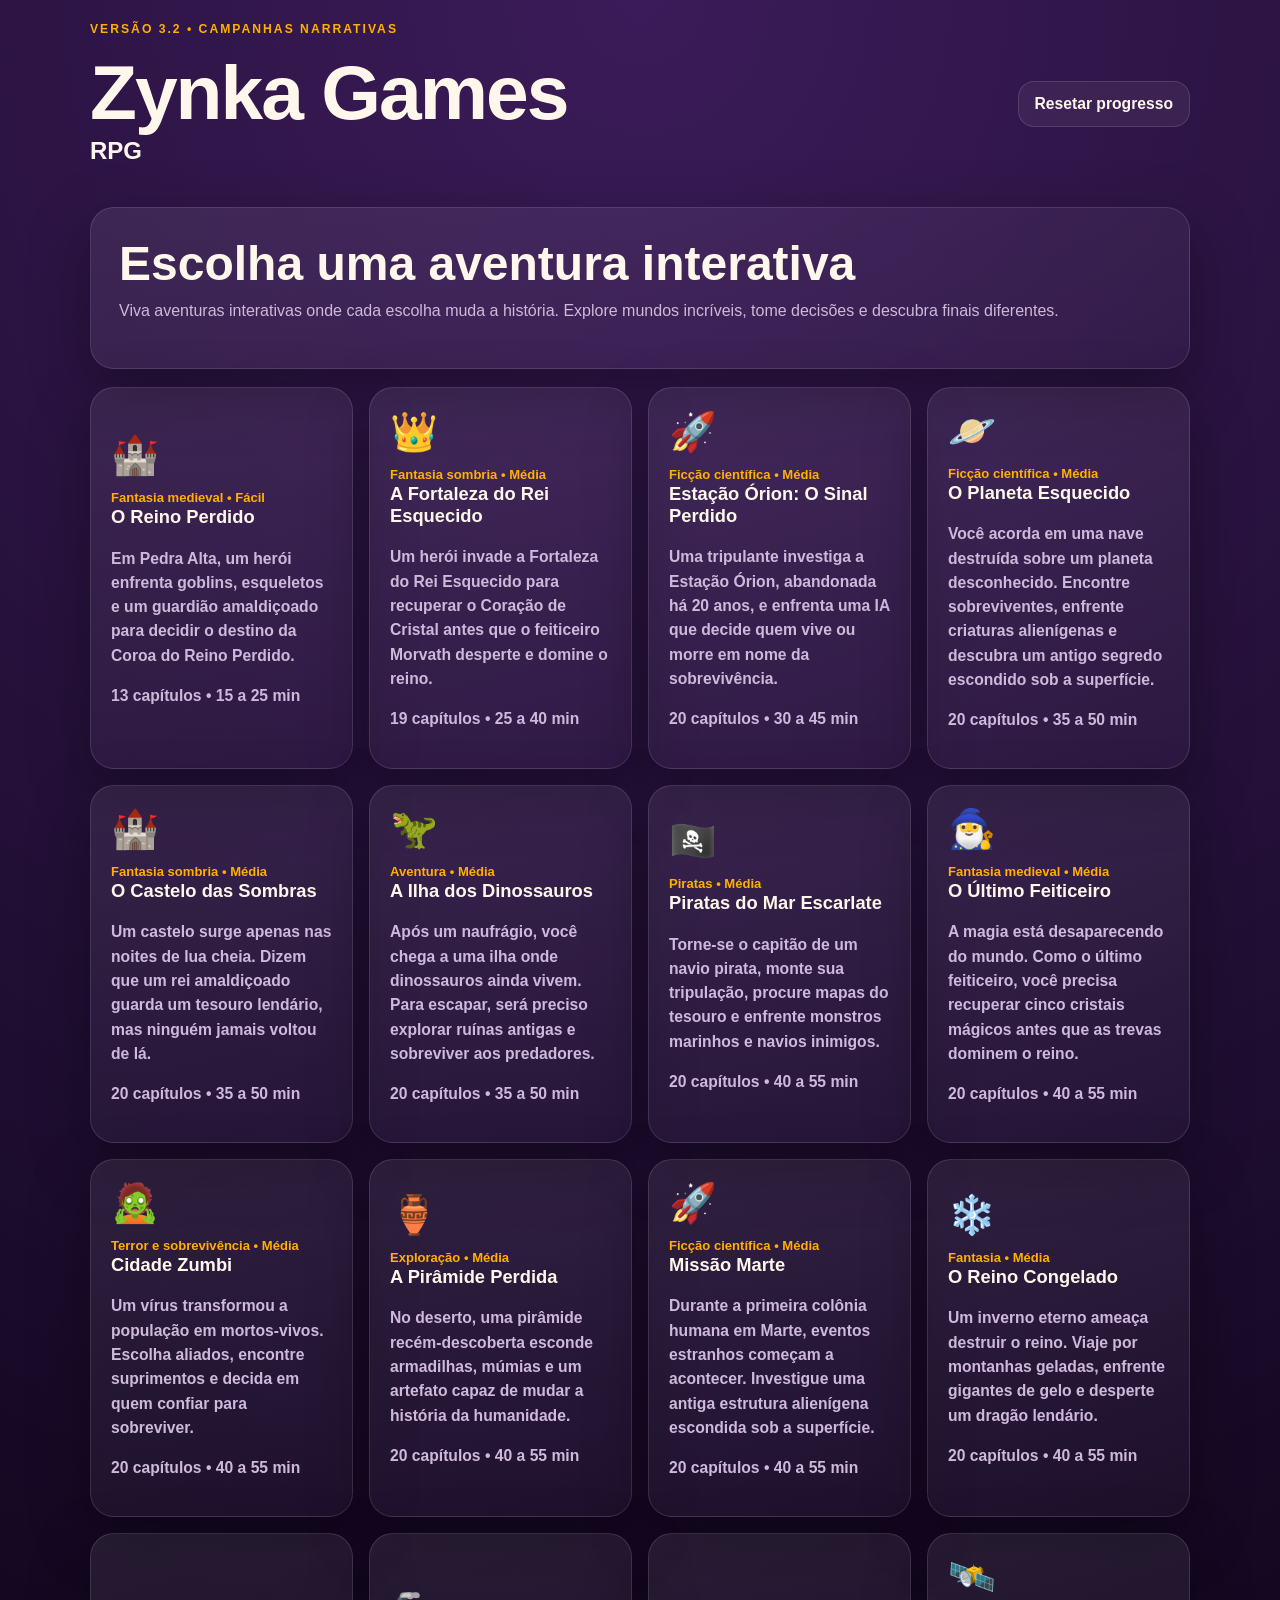
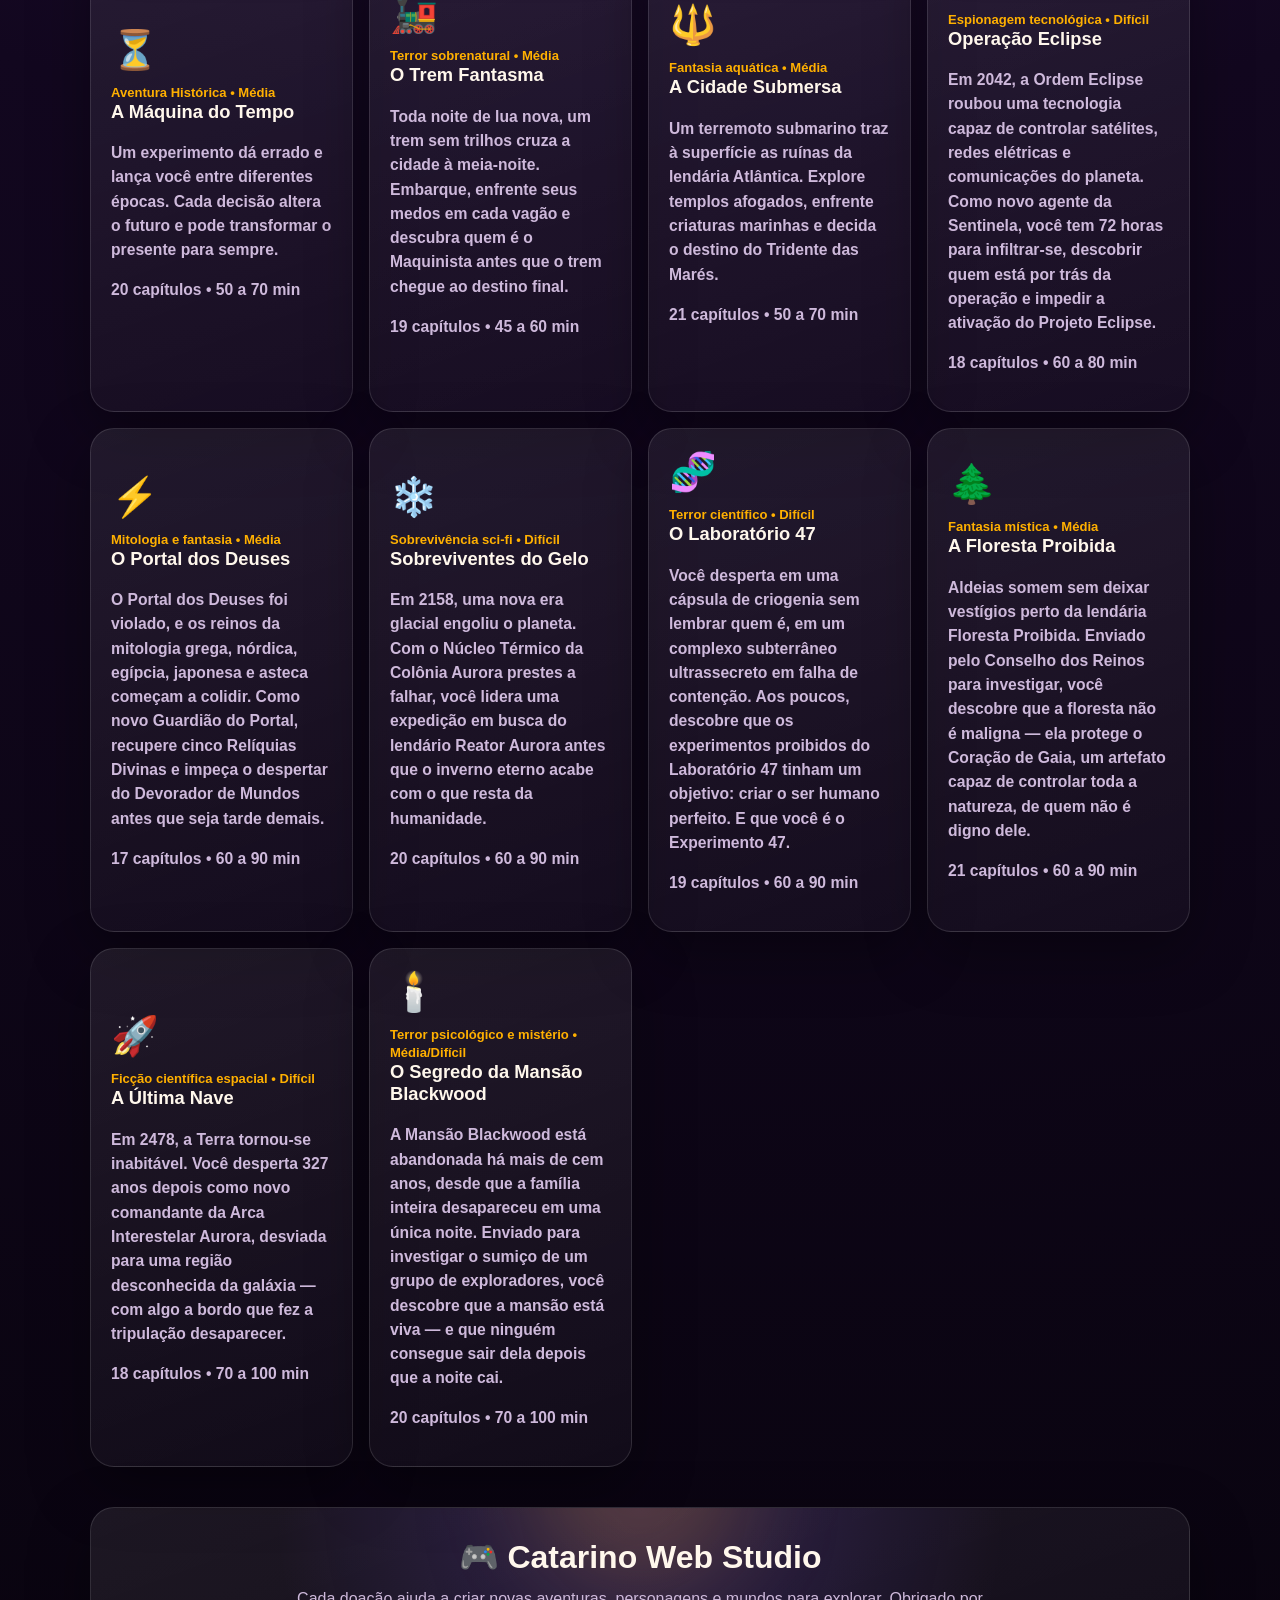
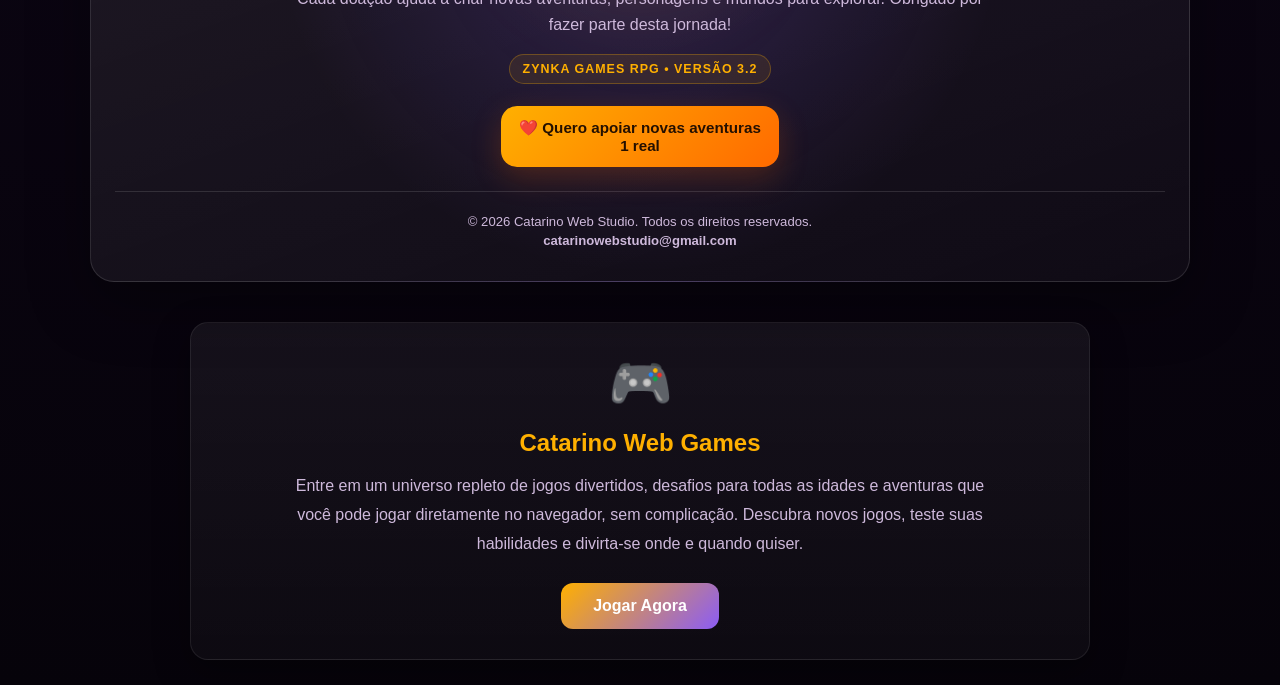
<file: index.html>
<!DOCTYPE html>
<html lang="pt-BR">
<head>
  <link rel="shortcut icon" href="LogoZM.ico" type="image/x-icon" />
  <meta charset="UTF-8" />
  <meta name="viewport" content="width=device-width, initial-scale=1.0" />
  <title>Zynka Games 3.2</title>
  <link rel="stylesheet" href="style.css" />
</head>
<body>
  <div class="app">
    <header class="topbar">
      <div>
        <p class="eyebrow">Versão 3.2 • Campanhas narrativas</p>
        <h1>Zynka Games</h1>
        <h2>RPG</h2>
      </div>
      <button id="resetBtn" class="ghost">Resetar progresso</button>
    </header>

    <main>
      <section id="homeScreen" class="screen active">
        <div class="hero-card">
          <h2>Escolha uma aventura interativa</h2>
          <p>
            Viva aventuras interativas onde cada escolha muda a história. Explore mundos incríveis, tome decisões e descubra finais diferentes.
          </p>
        </div>
        <div id="adventureList" class="grid"></div>
      </section>

      <section id="characterScreen" class="screen">
        <button class="backBtn ghost">← Voltar</button>
        <div class="panel">
          <h2 id="selectedAdventureTitle">Criar personagem</h2>
          <p id="selectedAdventureDesc"></p>
          <label for="heroName">Nome do herói</label>
          <input id="heroName" type="text" maxlength="24" placeholder="Ex: Catarino, Luna, Ragnar" />
          <div class="class-grid">
            <button class="class-card" data-class="Guerreiro">⚔️<strong>Guerreiro</strong><span>Mais vida, defesa e ataque equilibrado.</span></button>
            <button class="class-card" data-class="Mago">🔮<strong>Mago</strong><span>Ataque forte, vida menor e orbe inicial.</span></button>
            <button class="class-card" data-class="Ladino">🗡️<strong>Ladino</strong><span>Mais ouro inicial, agilidade e gazua.</span></button>
          </div>
          <button id="startAdventureBtn" class="primary">Começar aventura</button>
        </div>
      </section>

      <section id="gameScreen" class="screen">
        <div class="game-layout">
          <aside class="status-card">
            <button id="homeBtn" class="ghost full">🏠 Aventuras</button>
            <h3 id="heroDisplay">Herói</h3>
            <p id="adventureDisplay"></p>
            <div class="stat"><span>Vida</span><strong id="hpDisplay">0</strong></div>
            <div class="stat"><span>Ataque</span><strong id="atkDisplay">0</strong></div>
            <div class="stat"><span>Defesa</span><strong id="defDisplay">0</strong></div>
            <div class="stat"><span>Nível</span><strong id="levelDisplay">1</strong></div>
            <div class="stat"><span>XP</span><strong id="xpDisplay">0</strong></div>
            <div class="stat"><span>Ouro</span><strong id="goldDisplay">0</strong></div>
            <div class="inventory">
              <h4>Inventário</h4>
              <ul id="inventoryList"></ul>
            </div>
          </aside>

          <article class="story-card">
            <p id="chapterTag" class="eyebrow"></p>
            <img id="chapterImage" class="chapter-image hidden" alt="Imagem do capítulo" />
            <h2 id="storyTitle"></h2>
            <div id="sceneBox" class="scene-box hidden"></div>
            <div id="dialogueBox" class="dialogue-box hidden"></div>
            <p id="storyText"></p>
            <div id="sideQuestBox" class="sidequest hidden"></div>
            <div id="eventBox" class="event-box hidden"></div>
            <div id="battleBox" class="battle hidden"></div>
            <div id="choices" class="choices"></div>
          </article>
        </div>
      </section>
    </main>
  </div>

  <footer class="footer">
  <div class="footer-content">

    <h3>🎮 Catarino Web Studio</h3>

    <p class="footer-text">
      Cada doação ajuda a criar novas aventuras, personagens e mundos para explorar.
      Obrigado por fazer parte desta jornada!
    </p>

    <p class="footer-version">
      Zynka Games RPG • Versão 3.2
    </p>

    <div class="footer-buttons">

      <a
        href="https://mpago.la/15k9JA8"
        target="_blank"
        rel="noopener noreferrer"
        class="footer-btn donate">
        ❤️ Quero apoiar novas aventuras <br /> 1 real
      </a>

    </div>

    <p class="footer-copy">
      © 2026 Catarino Web Studio. Todos os direitos reservados.
      <br />
      <strong>catarinowebstudio@gmail.com</strong>
    </p>

  </div>
</footer>
  <!-- Card Catarino Web Games -->
<section class="footer-card">
    <div class="footer-card-icon">🎮</div>

    <h2>Catarino Web Games</h2>

    <p>
        Entre em um universo repleto de jogos divertidos, desafios para todas as
        idades e aventuras que você pode jogar diretamente no navegador, sem
        complicação. Descubra novos jogos, teste suas habilidades e divirta-se
        onde e quando quiser.
    </p>

    <a
        href="https://catarinowebgames.netlify.app"
        target="_blank"
        class="footer-card-btn">
        Jogar Agora
    </a>
</section>
  <audio id="musicPlayer" loop></audio>
  <audio id="sfxPlayer"></audio>
  <script type="module" src="script.js"></script>
</body>
</html>
</file>
<file: style.css>
:root {
  --bg: #12071f;
  --panel: #21112f;
  --panel2: #2b173d;
  --text: #fff7ec;
  --muted: #ceb9db;
  --brand: #ffb000;
  --brand2: #8b5cf6;
  --danger: #ff5c7a;
  --ok: #28d47d;
  --border: rgba(255,255,255,.12);
  --shadow: 0 20px 60px rgba(0,0,0,.35);
}
* { box-sizing: border-box; }
body {
  margin: 0;
  font-family: Arial, Helvetica, sans-serif;
  background: radial-gradient(circle at top, #3b1b59 0%, var(--bg) 45%, #06030a 100%);
  color: var(--text);
  min-height: 100vh;
}
.app { width: min(1100px, 94vw); margin: 0 auto; padding: 22px 0 40px; }
.topbar { display: flex; align-items: center; justify-content: space-between; gap: 16px; margin-bottom: 22px; }
h1, h2, h3, p { margin-top: 0; }
h1 { font-size: clamp(2rem, 8vw, 4.8rem); margin-bottom: 0; letter-spacing: -2px; }
.eyebrow { color: var(--brand); text-transform: uppercase; letter-spacing: 2px; font-size: .76rem; font-weight: bold; }
.screen { display: none; }
.screen.active { display: block; }
.hero-card, .panel, .story-card, .status-card, .adventure-card {
  background: linear-gradient(160deg, rgba(255,255,255,.08), rgba(255,255,255,.03));
  border: 1px solid var(--border);
  border-radius: 24px;
  box-shadow: var(--shadow);
}
.hero-card { padding: 28px; margin-bottom: 18px; }
.hero-card h2 { font-size: clamp(1.6rem, 6vw, 3rem); margin-bottom: 8px; }
.hero-card p, .panel p, .adventure-card p, #storyText { color: var(--muted); line-height: 1.55; }
.grid { display: grid; grid-template-columns: repeat(auto-fit, minmax(240px, 1fr)); gap: 16px; }
.adventure-card { padding: 20px; text-align: left; cursor: pointer; transition: .2s; }
.adventure-card:hover { transform: translateY(-4px); border-color: rgba(255,176,0,.5); }
.adventure-card .icon { font-size: 2.4rem; display: block; margin-bottom: 10px; }
.adventure-card small { color: var(--brand); font-weight: bold; }
.panel { padding: 24px; max-width: 760px; margin: 0 auto; }
label { display: block; margin: 16px 0 8px; color: var(--brand); font-weight: bold; }
input { width: 100%; padding: 15px; border-radius: 16px; border: 1px solid var(--border); background: rgba(0,0,0,.3); color: var(--text); font-size: 1rem; }
.class-grid { display: grid; grid-template-columns: repeat(auto-fit, minmax(170px, 1fr)); gap: 12px; margin: 16px 0; }
.class-card { min-height: 130px; display: flex; flex-direction: column; gap: 8px; align-items: flex-start; }
.class-card.selected { border-color: var(--brand); background: rgba(255,176,0,.14); }
.class-card span { color: var(--muted); text-align: left; }
button { border: 1px solid var(--border); background: var(--panel2); color: var(--text); border-radius: 16px; padding: 13px 16px; font-size: .98rem; cursor: pointer; font-weight: bold; }
button:hover { filter: brightness(1.12); }
.primary { background: linear-gradient(135deg, var(--brand), #ff6a00); color: #241000; border: none; width: 100%; }
.ghost { background: rgba(255,255,255,.06); }
.full { width: 100%; margin-bottom: 16px; }
.backBtn { margin-bottom: 16px; }
.game-layout { display: grid; grid-template-columns: 280px 1fr; gap: 18px; }
.status-card, .story-card { padding: 20px; }
.status-card { align-self: start; position: sticky; top: 12px; }
.stat { display: flex; justify-content: space-between; padding: 10px 0; border-bottom: 1px solid var(--border); }
.stat strong { color: var(--brand); }
.inventory ul { padding-left: 18px; color: var(--muted); }
.inventory li { margin-bottom: 5px; }
.story-card { min-height: 500px; }
#storyTitle { font-size: clamp(1.6rem, 5vw, 2.8rem); }
.chapter-image { width: 100%; max-height: 280px; object-fit: cover; border-radius: 20px; margin-bottom: 18px; border: 1px solid var(--border); }
.choices { display: grid; gap: 12px; margin-top: 22px; }
.choice { text-align: left; background: rgba(139,92,246,.22); }
.choice.reward { background: rgba(40,212,125,.12); }
.choice.danger { background: rgba(255,92,122,.14); }
.choice.locked { opacity: .55; cursor: not-allowed; }
.battle { border: 1px solid rgba(255,92,122,.35); background: rgba(255,92,122,.1); border-radius: 18px; padding: 16px; margin: 18px 0; }
.battle img { width: 100%; max-height: 220px; object-fit: cover; border-radius: 16px; margin: 10px 0; }
.hidden { display: none; }
.toast {
  position: fixed; left: 50%; bottom: 22px; transform: translateX(-50%);
  background: #fff7ec; color: #16071f; padding: 12px 16px; border-radius: 999px;
  font-weight: bold; box-shadow: var(--shadow); z-index: 20; max-width: 92vw; text-align: center;
}
@media (max-width: 760px) {
  .topbar { align-items: flex-start; flex-direction: column; }
  .game-layout { grid-template-columns: 1fr; }
  .status-card { position: static; }
}
.scene-box, .dialogue-box, .sidequest, .event-box {
  border: 1px solid var(--border);
  background: rgba(255,255,255,.055);
  border-radius: 18px;
  padding: 14px 16px;
  margin: 14px 0;
  color: var(--muted);
  line-height: 1.5;
}
.scene-box strong, .dialogue-box strong, .sidequest strong, .event-box strong { color: var(--brand); }
.dialogue-box { display: flex; gap: 14px; align-items: flex-start; }
.dialogue-box img {
  width: 72px;
  height: 72px;
  object-fit: cover;
  border-radius: 18px;
  border: 1px solid var(--border);
  flex: 0 0 auto;
}
.dialogue-box p { margin: 6px 0 0; color: var(--text); }
.sidequest { border-color: rgba(255,176,0,.32); background: rgba(255,176,0,.08); }
.event-box { border-color: rgba(139,92,246,.35); background: rgba(139,92,246,.10); }
.save-card { border-color: rgba(40,212,125,.35); }
.error-card { border-color: rgba(255,92,122,.45); }
@media (max-width: 520px) {
  .dialogue-box { flex-direction: column; }
  .dialogue-box img { width: 100%; height: 160px; }
}
/* =========================
   RODAPÉ — ZYNKA GAMES
========================= */

.footer {
  width: min(1100px, 94vw);
  margin: 0 auto 28px;
  padding: 0;
}

.footer-content {
  position: relative;
  overflow: hidden;
  padding: 30px 24px;
  text-align: center;

  background:
    radial-gradient(
      circle at top,
      rgba(139, 92, 246, .22),
      transparent 55%
    ),
    linear-gradient(
      160deg,
      rgba(255, 255, 255, .08),
      rgba(255, 255, 255, .03)
    );

  border: 1px solid var(--border);
  border-radius: 24px;
  box-shadow: var(--shadow);
}

/* Brilho decorativo no fundo */
.footer-content::before {
  content: "";
  position: absolute;
  width: 230px;
  height: 230px;
  top: -150px;
  left: 50%;
  transform: translateX(-50%);
  border-radius: 50%;
  background: rgba(255, 176, 0, .16);
  filter: blur(45px);
  pointer-events: none;
}

.footer-content > * {
  position: relative;
  z-index: 1;
}

.footer h3 {
  margin-bottom: 10px;
  color: var(--text);
  font-size: clamp(1.4rem, 5vw, 2rem);
}

.footer-text {
  max-width: 700px;
  margin: 0 auto 12px;
  color: var(--muted);
  line-height: 1.6;
}

.footer-highlight {
  max-width: 680px;
  margin: 0 auto 20px;
  color: var(--brand);
  font-weight: bold;
  line-height: 1.5;
}

.footer-version {
  display: inline-block;
  margin: 4px 0 22px;
  padding: 7px 13px;

  color: var(--brand);
  background: rgba(255, 176, 0, .09);
  border: 1px solid rgba(255, 176, 0, .28);
  border-radius: 999px;

  font-size: .78rem;
  font-weight: bold;
  letter-spacing: 1px;
  text-transform: uppercase;
}

.footer-buttons {
  display: flex;
  flex-wrap: wrap;
  justify-content: center;
  gap: 12px;
  margin-bottom: 24px;
}

.footer-btn {
  display: inline-flex;
  align-items: center;
  justify-content: center;
  min-height: 48px;
  padding: 13px 18px;

  color: var(--text);
  background: rgba(139, 92, 246, .18);
  border: 1px solid var(--border);
  border-radius: 16px;

  font-size: .95rem;
  font-weight: bold;
  text-decoration: none;

  transition:
    transform .2s ease,
    filter .2s ease,
    border-color .2s ease,
    background .2s ease;
}

.footer-btn:hover {
  transform: translateY(-3px);
  filter: brightness(1.12);
  border-color: rgba(139, 92, 246, .65);
}

.footer-btn:focus-visible {
  outline: 3px solid rgba(255, 176, 0, .4);
  outline-offset: 3px;
}

/* Botão principal de doação */
.footer-btn.donate {
  color: #241000;
  background: linear-gradient(
    135deg,
    var(--brand),
    #ff6a00
  );
  border: none;
  box-shadow: 0 10px 30px rgba(255, 106, 0, .22);
}

.footer-btn.donate:hover {
  transform: translateY(-4px) scale(1.02);
  box-shadow: 0 14px 36px rgba(255, 106, 0, .32);
}

.footer-copy {
  margin: 0;
  padding-top: 20px;
  color: var(--muted);
  border-top: 1px solid var(--border);
  font-size: .82rem;
  line-height: 1.5;
}

/* Responsividade */
@media (max-width: 620px) {
  .footer {
    margin-bottom: 18px;
  }

  .footer-content {
    padding: 25px 18px;
    border-radius: 20px;
  }

  .footer-buttons {
    display: grid;
    grid-template-columns: 1fr;
  }

  .footer-btn {
    width: 100%;
  }
}
/* Card acima do rodapé */

.footer-card{
    margin:40px auto 25px;
    max-width:900px;
    padding:30px;
    border-radius:18px;
    text-align:center;

    background:linear-gradient(
        180deg,
        rgba(255,255,255,.06),
        rgba(255,255,255,.03)
    );

    border:1px solid rgba(255,255,255,.08);

    box-shadow:0 12px 35px rgba(0,0,0,.35);
}

.footer-card-icon{
    font-size:52px;
    margin-bottom:15px;
}

.footer-card h2{
    margin-bottom:15px;
    color:var(--brand);
}

.footer-card p{
    max-width:700px;
    margin:0 auto 25px;
    line-height:1.8;
    color:var(--muted);
}

.footer-card-btn{
    display:inline-block;
    padding:14px 32px;
    border-radius:12px;

    background:linear-gradient(
        135deg,
        var(--brand),
        var(--brand2)
    );

    color:#fff;
    text-decoration:none;
    font-weight:bold;

    transition:.25s;
}

.footer-card-btn:hover{
    transform:translateY(-3px);
    box-shadow:0 10px 25px rgba(0,0,0,.35);
}
</file>
